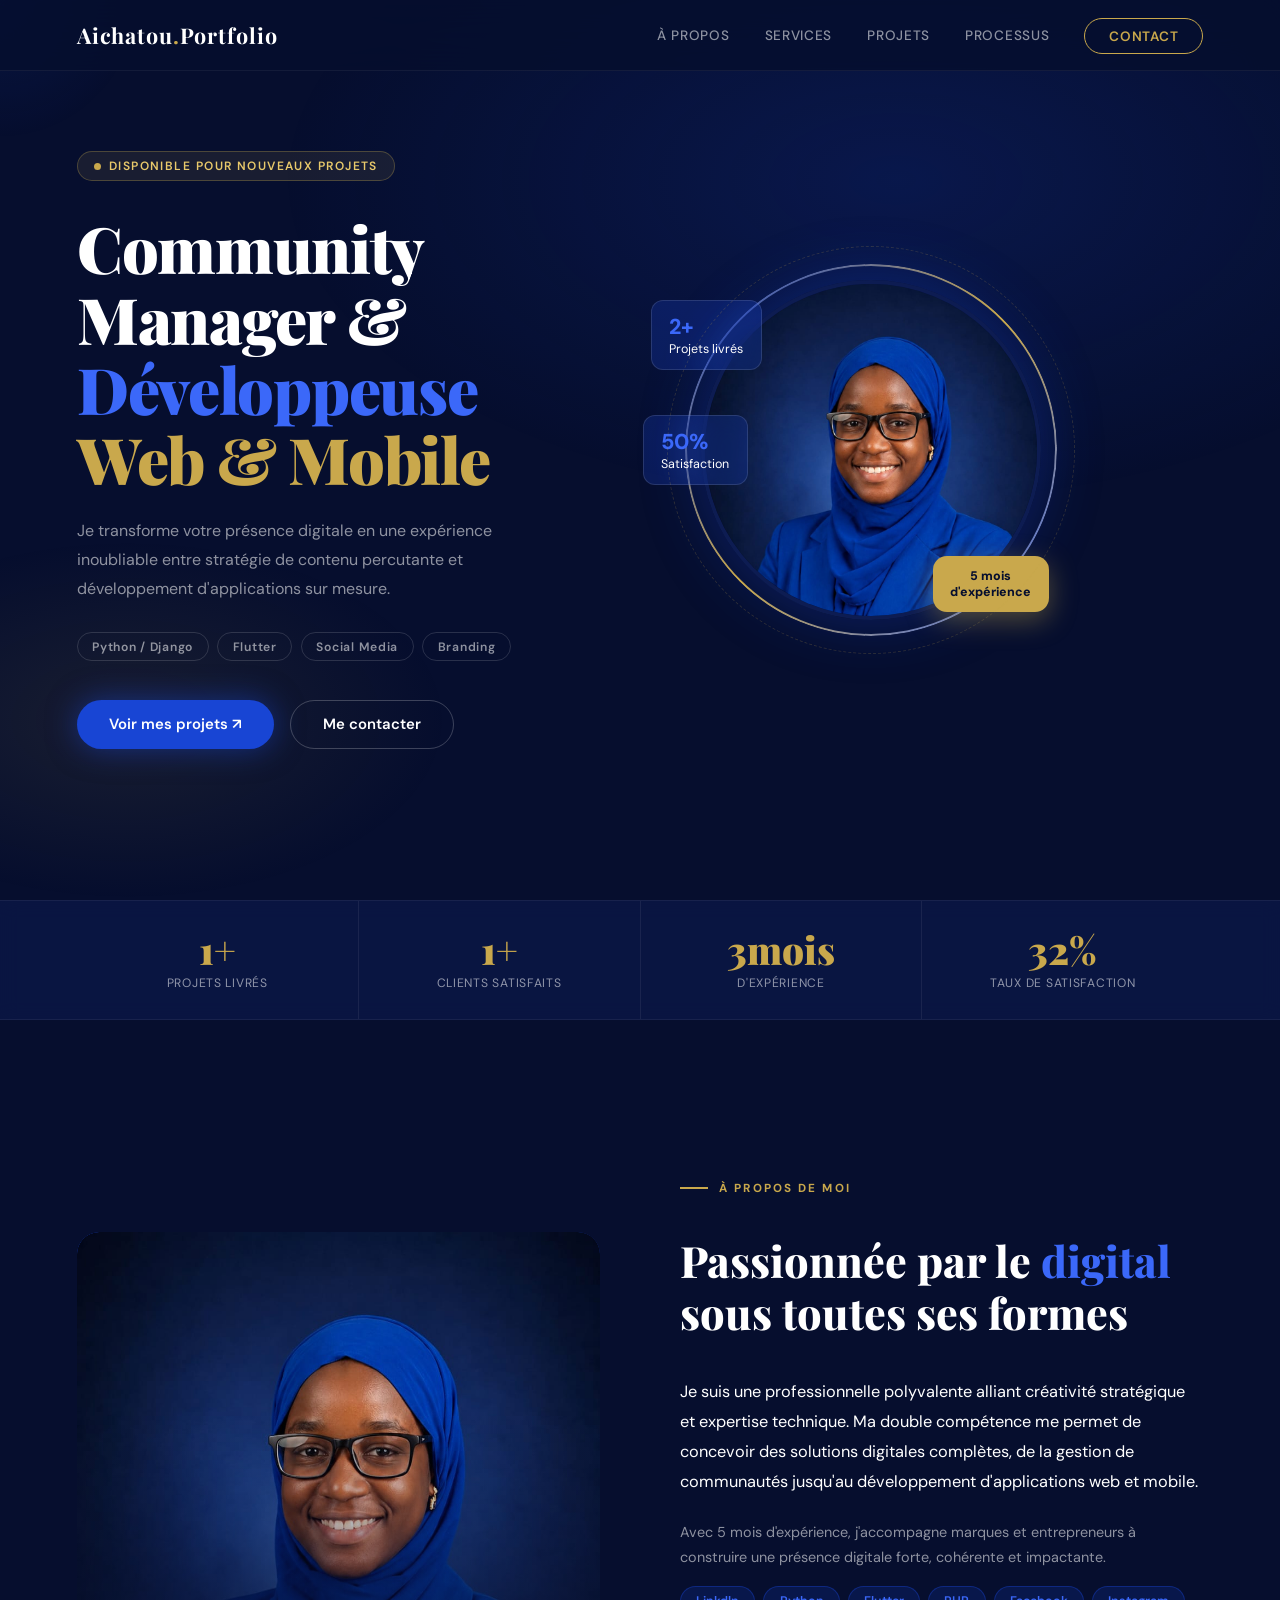
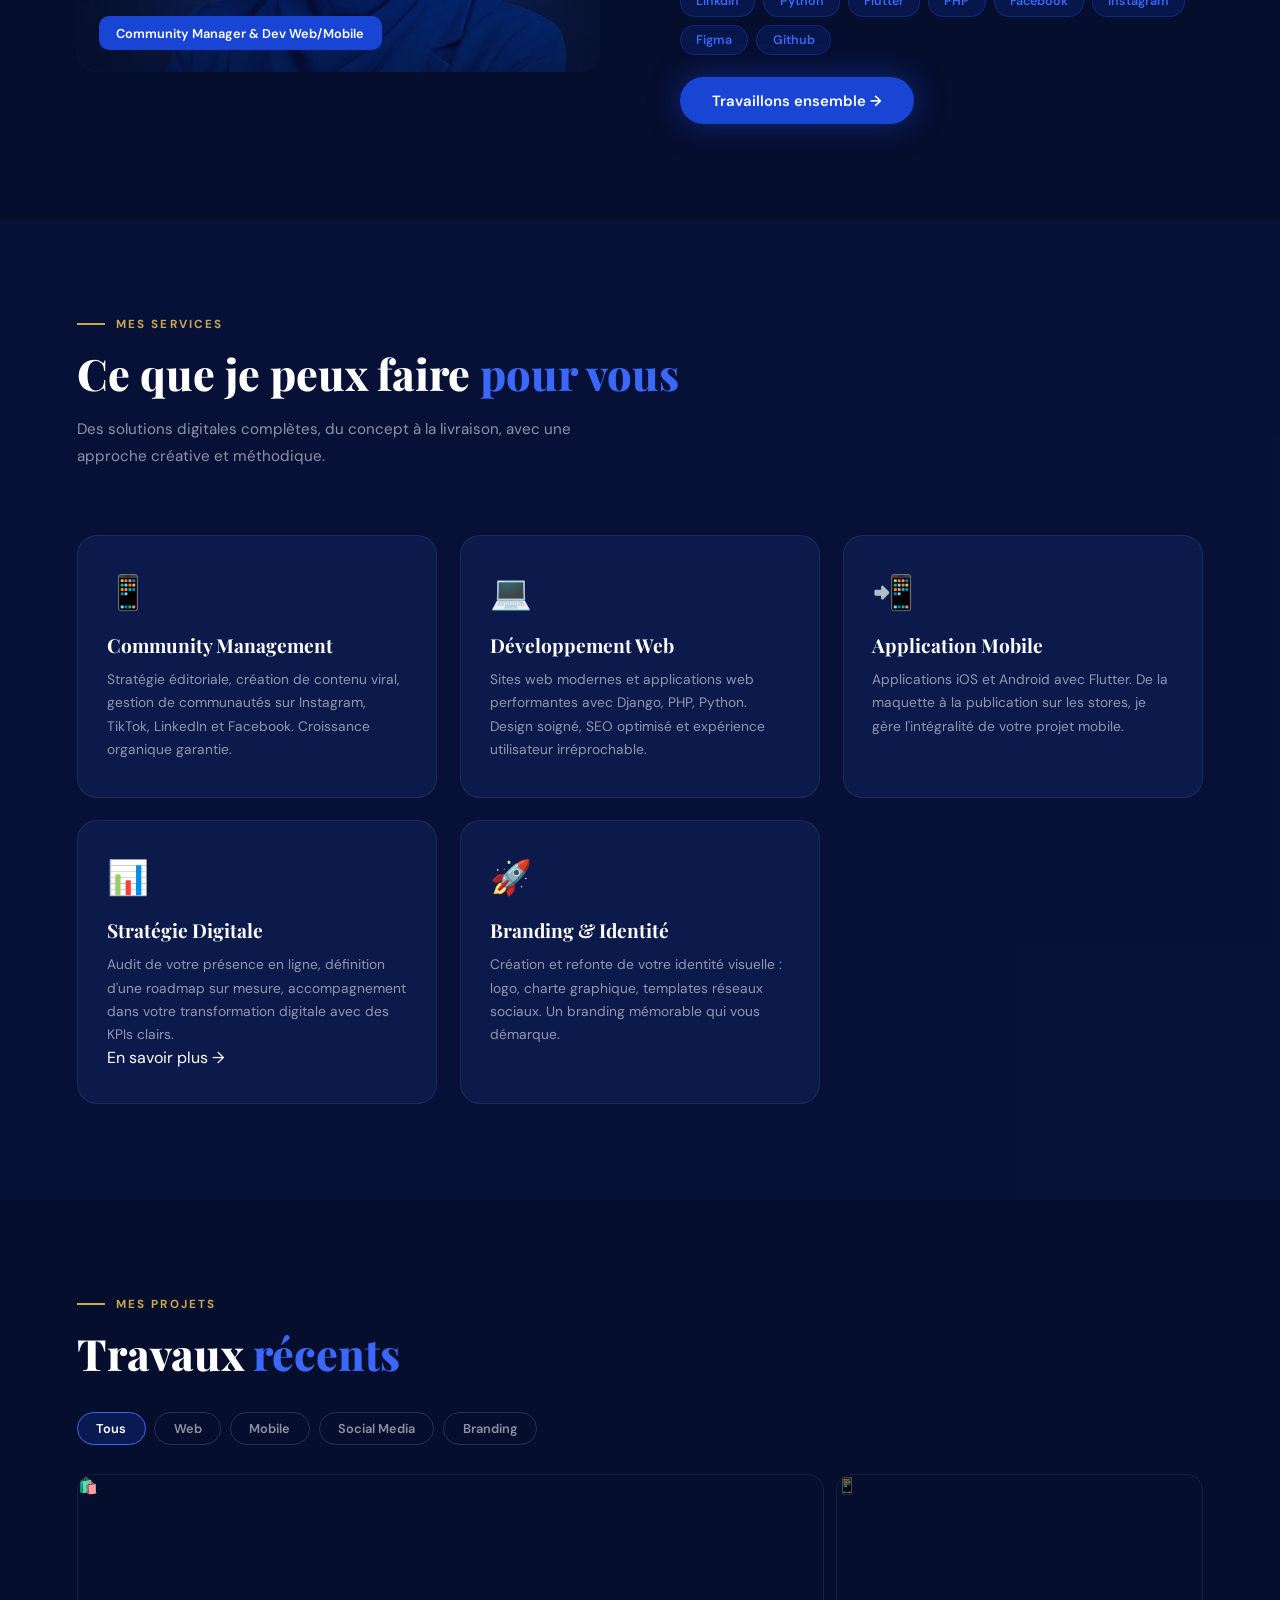
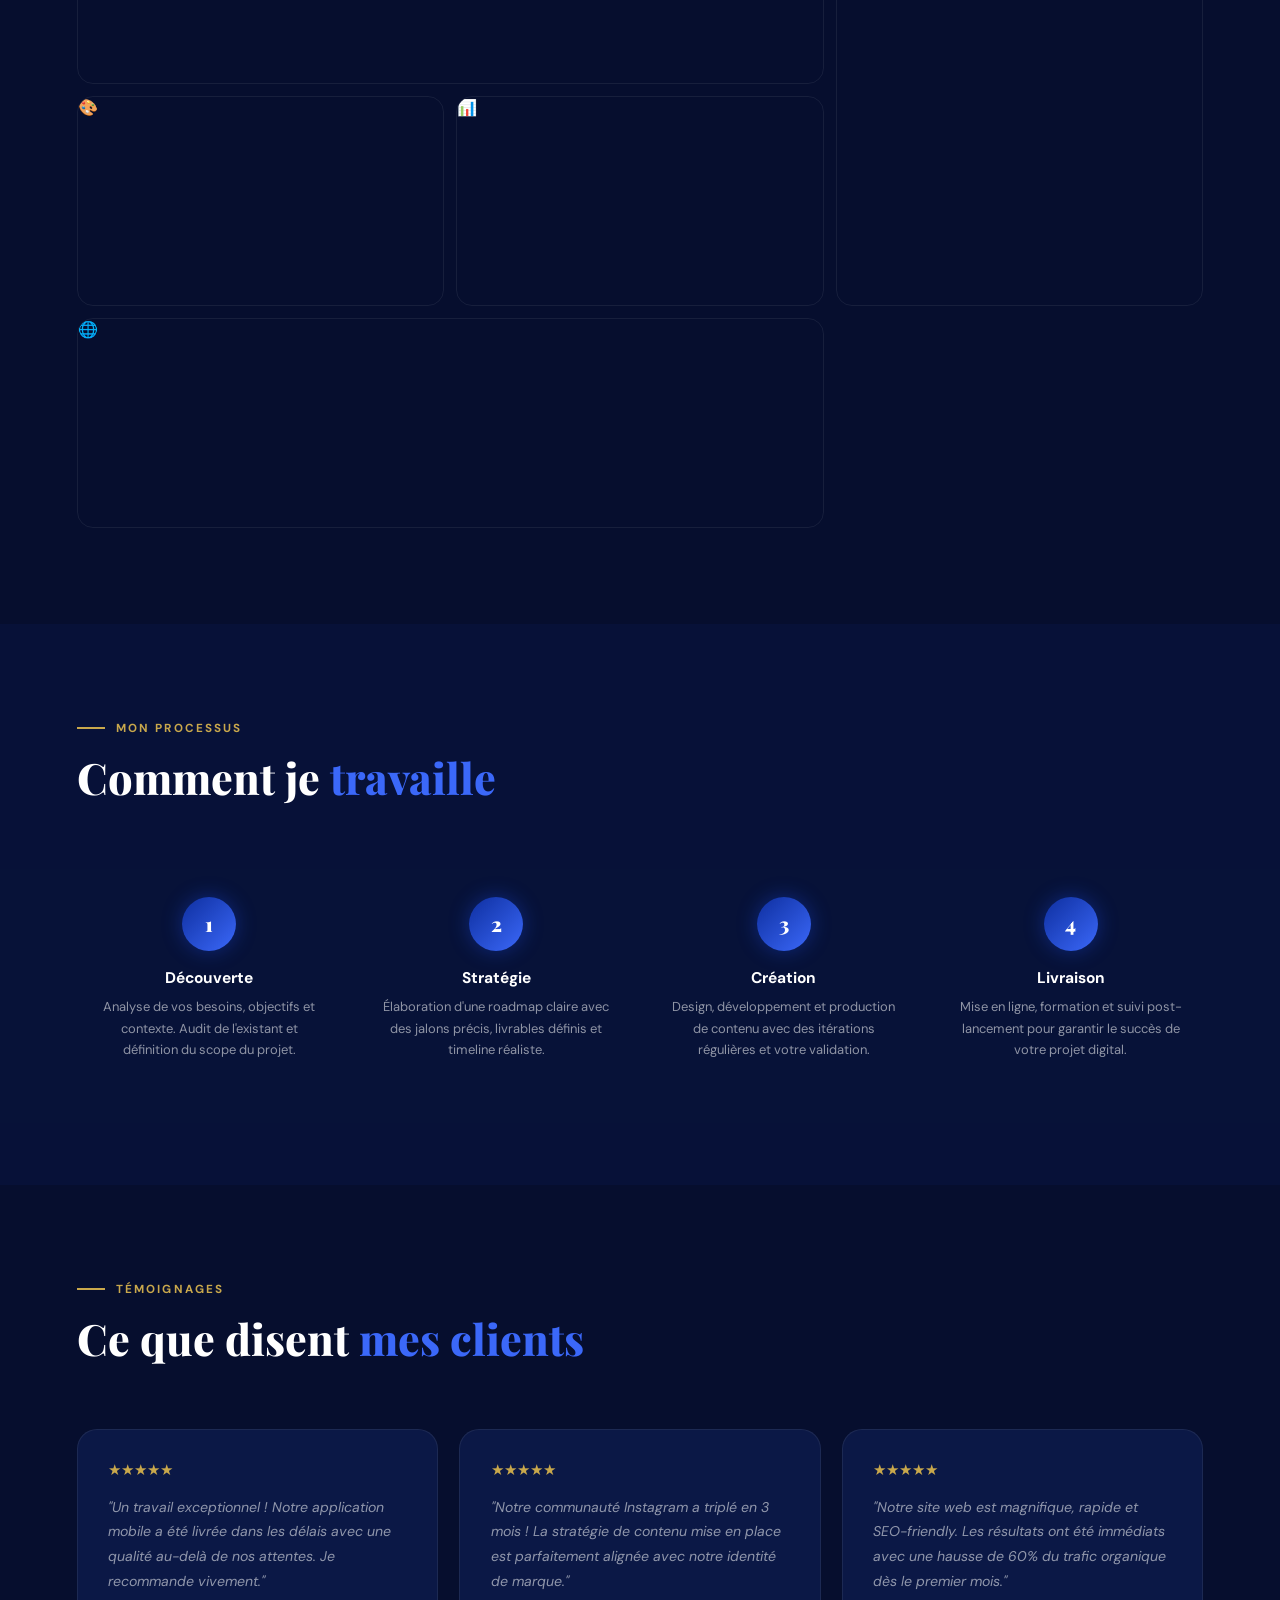
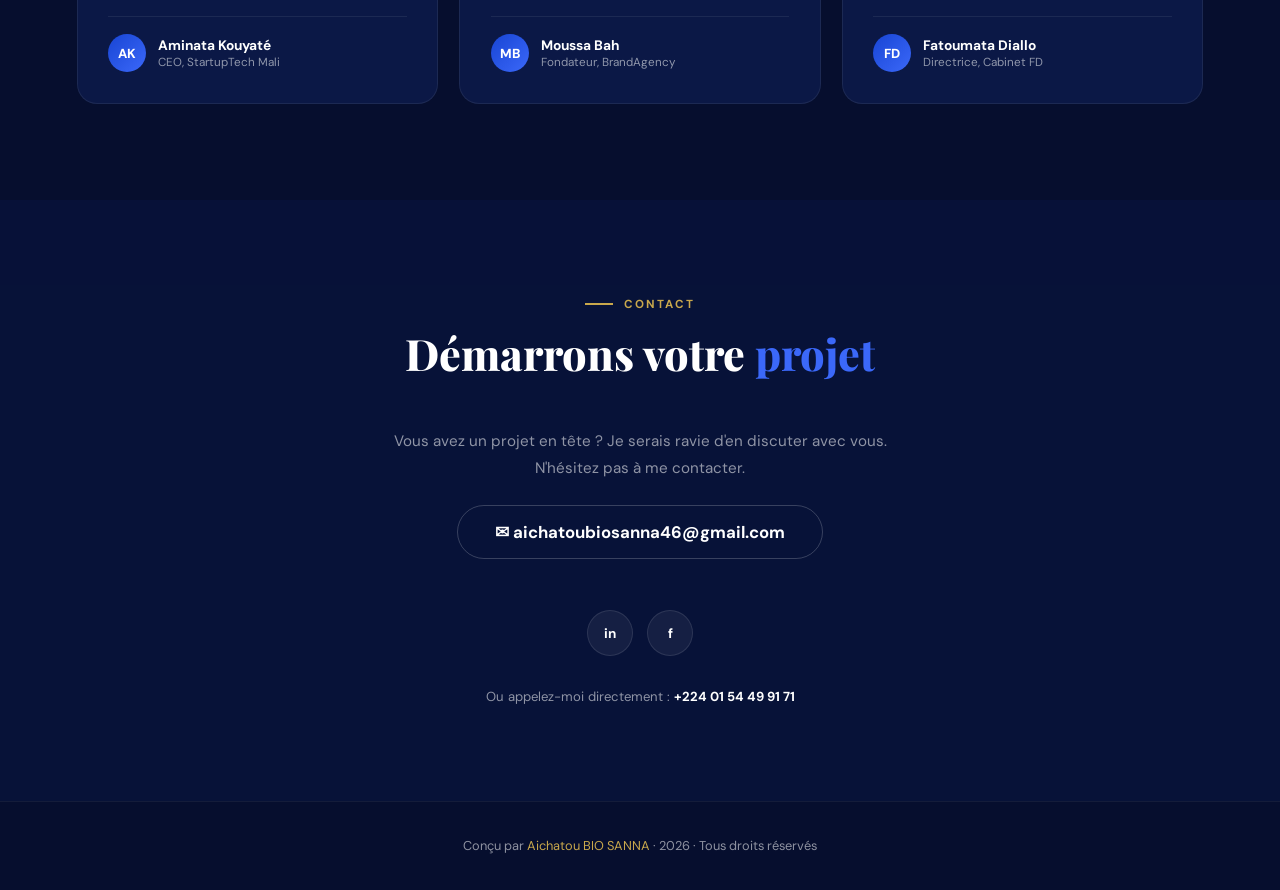
<file: portfolio.html>
<!DOCTYPE html>
<html lang="fr">
<head>
<meta charset="UTF-8">
<meta name="viewport" content="width=device-width, initial-scale=1.0">
<title>Portfolio — Community Manager & Développeuse Web & Mobile</title>
<link href="https://fonts.googleapis.com/css2?family=Playfair+Display:wght@400;700;900&family=DM+Sans:wght@300;400;500;600&display=swap" rel="stylesheet">
<link href="portfolio.css" rel="stylesheet">
</head>
<body>
<div id="pb"></div>
<div class="cursor-glow" id="cg"></div>

<nav>
  <div class="logo">Aichatou<span>.</span>Portfolio</div>
  <ul class="nav-links">
    <li><a href="#about">À propos</a></li>
    <li><a href="#services">Services</a></li>
    <li><a href="#portfolio">Projets</a></li>
    <li><a href="#process">Processus</a></li>
    <li><a href="#contact" class="nav-cta">Contact</a></li>
  </ul>
  <button id="burger" aria-label="Menu" style="display:none;background:none;border:none;cursor:pointer;flex-direction:column;gap:5px;z-index:200;padding:4px">
    <span style="display:block;width:24px;height:2px;background:white;transition:all .3s;border-radius:2px"></span>
    <span style="display:block;width:24px;height:2px;background:white;transition:all .3s;border-radius:2px"></span>
    <span style="display:block;width:24px;height:2px;background:white;transition:all .3s;border-radius:2px"></span>
  </button>
</nav>
<ul id="mobile-menu" style="display:none;position:fixed;top:0;left:0;width:100%;height:100vh;background:rgba(6,14,46,.97);backdrop-filter:blur(20px);flex-direction:column;align-items:center;justify-content:center;gap:2.5rem;list-style:none;z-index:99">
  <li><a href="#about" style="font-size:1.4rem;color:white;text-decoration:none;font-weight:600;letter-spacing:.05em">À propos</a></li>
  <li><a href="#services" style="font-size:1.4rem;color:white;text-decoration:none;font-weight:600;letter-spacing:.05em">Services</a></li>
  <li><a href="#portfolio" style="font-size:1.4rem;color:white;text-decoration:none;font-weight:600;letter-spacing:.05em">Projets</a></li>
  <li><a href="#process" style="font-size:1.4rem;color:white;text-decoration:none;font-weight:600;letter-spacing:.05em">Processus</a></li>
  <li><a href="#contact" style="font-size:1.4rem;color:var(--gold);text-decoration:none;font-weight:700;letter-spacing:.05em">Contact</a></li>
</ul>

<section id="hero">
  <div class="hero-text">
    <div class="hero-badge"> Disponible pour nouveaux projets</div>
    <h1 class="hero-title">
      Community<br>Manager &amp;<br><em>Développeuse</em><br><span class="gl">Web &amp; Mobile</span>
    </h1>
    <p class="hero-desc">Je transforme votre présence digitale en une expérience inoubliable  entre stratégie de contenu percutante et développement d'applications sur mesure.</p>
    <div class="hero-tags">
      <span class="tag">Python / Django</span>
      <span class="tag">Flutter</span>
      <span class="tag">Social Media</span>
      <span class="tag">Branding</span>
    </div>
    <div class="hero-btns">
      <a href="#portfolio" class="btn-p">Voir mes projets ↗</a>
      <a href="#contact" class="btn-o">Me contacter</a>
    </div>
  </div>

  <div class="hero-visual">
    <div class="photo-ring">
      <div class="sc top"><strong>2+</strong>Projets livrés</div>
      <div class="sc mid"><strong>50%</strong>Satisfaction</div>
      <img class="photo-img" id="myPhoto" src="1.jpeg" alt="Photo de profil" >
        <div class="pb2">5 mois<br>d'expérience</div>
    </div>
  </div>
</section>

<div class="stats-bar">
  <div class="si"><div class="sn"><span class="counter" data-target="2">0</span><span>+</span></div><div class="sl">Projets livrés</div></div>
  <div class="si"><div class="sn"><span class="counter" data-target="3">0</span><span>+</span></div><div class="sl">Clients satisfaits</div></div>
  <div class="si"><div class="sn"><span class="counter" data-target="5">0</span><span>mois</span></div><div class="sl">D'expérience</div></div>
  <div class="si"><div class="sn"><span class="counter" data-target="50">0</span><span>%</span></div><div class="sl">Taux de satisfaction</div></div>
</div>

<section id="about">
  <div class="about-grid">
    <div class="about-img-wrap reveal">
      <img id="aboutPhoto" alt="Profil" style="background:linear-gradient(135deg,#1845d4,#0d1c52)">
      <div class="about-overlay"></div>
      <div class="about-badge"> Community Manager & Dev Web/Mobile</div>
    </div>
    <div class="about-content">
      <div class="sec-label reveal">À propos de moi</div>
      <h2 class="sec-title reveal">Passionnée par le <em>digital</em> sous toutes ses formes</h2>
      <p class="about-hl reveal">Je suis une professionnelle polyvalente alliant créativité stratégique et expertise technique. Ma double compétence me permet de concevoir des solutions digitales complètes, de la gestion de communautés jusqu'au développement d'applications web et mobile.</p>
      <div class="reveal">
        <p style="color:var(--muted);font-size:.9rem;line-height:1.75;margin-bottom:1rem">Avec 5 mois d'expérience, j'accompagne marques et entrepreneurs à construire une présence digitale forte, cohérente et impactante.</p>
        <div class="skill-tags">
          <span class="sp">Linkdln</span><span class="sp">Python</span><span class="sp">Flutter</span><span class="sp">PHP</span>
          <span class="sp">Facebook</span><span class="sp">Instagram</span><span class="sp">Figma</span><span class="sp">Github</span>
        </div>
      </div>
      <a href="#contact" class="btn-p reveal" style="width:fit-content">Travaillons ensemble →</a>
    </div>
  </div>
</section>

<section id="services">
  <div class="sec-label reveal">Mes services</div>
  <h2 class="sec-title reveal">Ce que je peux faire <em>pour vous</em></h2>
  <p class="sec-desc reveal">Des solutions digitales complètes, du concept à la livraison, avec une approche créative et méthodique.</p>
  <div class="srv-grid">
    <div class="srv-card reveal d1">
      <span class="srv-icon">📱</span>
      <h3>Community Management</h3>
      <p>Stratégie éditoriale, création de contenu viral, gestion de communautés sur Instagram, TikTok, LinkedIn et Facebook. Croissance organique garantie.</p>
      
    </div>
    <div class="srv-card reveal d2">
      <span class="srv-icon">💻</span>
      <h3>Développement Web</h3>
      <p>Sites web modernes et applications web performantes avec Django, PHP, Python. Design soigné, SEO optimisé et expérience utilisateur irréprochable.</p>
      
    </div>
    <div class="srv-card reveal d3">
      <span class="srv-icon">📲</span>
      <h3>Application Mobile</h3>
      <p>Applications iOS et Android avec Flutter. De la maquette à la publication sur les stores, je gère l'intégralité de votre projet mobile.</p>
      
    </div>
    
    
    <div class="srv-card reveal d2">
      <span class="srv-icon">📊</span>
      <h3>Stratégie Digitale</h3>
      <p>Audit de votre présence en ligne, définition d'une roadmap sur mesure, accompagnement dans votre transformation digitale avec des KPIs clairs.</p>
      <div class="srv-more">En savoir plus →</div>
    </div>
    <div class="srv-card reveal d3">
      <span class="srv-icon">🚀</span>
      <h3>Branding & Identité</h3>
      <p>Création et refonte de votre identité visuelle : logo, charte graphique, templates réseaux sociaux. Un branding mémorable qui vous démarque.</p>
     
    </div>
  </div>
</section>

<section id="portfolio">
  <div class="sec-label reveal">Mes projets</div>
  <h2 class="sec-title reveal">Travaux <em>récents</em></h2>
  <div class="port-filter reveal">
    <button class="fb active">Tous</button>
    <button class="fb">Web</button>
    <button class="fb">Mobile</button>
    <button class="fb">Social Media</button>
    <button class="fb">Branding</button>
  </div>
  <div class="port-grid reveal">
    <div class="pi wide"><div class="pi-bg c1">🛍️</div><div class="pi-ov"><h4>E-commerce FashionLux</h4><p>Next.js · Stripe · Tailwind CSS</p></div></div>
    <div class="pi tall"><div class="pi-bg c2">📱</div><div class="pi-ov"><h4>App Livraison FoodFast</h4><p>Flutter · Firebase · Maps API</p></div></div>
    <div class="pi"><div class="pi-bg c3">🎨</div><div class="pi-ov"><h4>Branding BeautyX</h4><p>Figma · Illustrator · Strategy</p></div></div>
    <div class="pi"><div class="pi-bg c4">📊</div><div class="pi-ov"><h4>Dashboard Analytics</h4><p>React · D3.js · Node.js</p></div></div>
    <div class="pi wide"><div class="pi-bg c5">🌐</div><div class="pi-ov"><h4>Site Vitrine Cabinet Juridique</h4><p>Next.js · SEO · Animation GSAP</p></div></div>
  </div>
</section>

<section id="process">
  <div class="sec-label reveal">Mon processus</div>
  <h2 class="sec-title reveal">Comment je <em>travaille</em></h2>
  <div class="proc">
    <div class="step reveal d1"><div class="step-n">1</div><h3>Découverte</h3><p>Analyse de vos besoins, objectifs et contexte. Audit de l'existant et définition du scope du projet.</p></div>
    <div class="step reveal d2"><div class="step-n">2</div><h3>Stratégie</h3><p>Élaboration d'une roadmap claire avec des jalons précis, livrables définis et timeline réaliste.</p></div>
    <div class="step reveal d3"><div class="step-n">3</div><h3>Création</h3><p>Design, développement et production de contenu avec des itérations régulières et votre validation.</p></div>
    <div class="step reveal d4"><div class="step-n">4</div><h3>Livraison</h3><p>Mise en ligne, formation et suivi post-lancement pour garantir le succès de votre projet digital.</p></div>
  </div>
</section>

<section id="testimonials">
  <div class="sec-label reveal">Témoignages</div>
  <h2 class="sec-title reveal">Ce que disent <em>mes clients</em></h2>
  <div class="test-grid">
    <div class="tc reveal d1">
      <div class="stars">★★★★★</div>
      <p class="tc-text">"Un travail exceptionnel ! Notre application mobile a été livrée dans les délais avec une qualité au-delà de nos attentes. Je recommande vivement."</p>
      <div class="tc-author"><div class="av">AK</div><div><div class="av-name">Aminata Kouyaté</div><div class="av-role">CEO, StartupTech Mali</div></div></div>
    </div>
    <div class="tc reveal d2">
      <div class="stars">★★★★★</div>
      <p class="tc-text">"Notre communauté Instagram a triplé en 3 mois ! La stratégie de contenu mise en place est parfaitement alignée avec notre identité de marque."</p>
      <div class="tc-author"><div class="av">MB</div><div><div class="av-name">Moussa Bah</div><div class="av-role">Fondateur, BrandAgency</div></div></div>
    </div>
    <div class="tc reveal d3">
      <div class="stars">★★★★★</div>
      <p class="tc-text">"Notre site web est magnifique, rapide et SEO-friendly. Les résultats ont été immédiats avec une hausse de 60% du trafic organique dès le premier mois."</p>
      <div class="tc-author"><div class="av">FD</div><div><div class="av-name">Fatoumata Diallo</div><div class="av-role">Directrice, Cabinet FD</div></div></div>
    </div>
  </div>
</section>

<section id="contact">
  <div class="sec-label reveal" style="justify-content:center">Contact</div>
  <h2 class="sec-title reveal">Démarrons votre <em>projet</em></h2>
  <div class="contact-wrap">
    <p class="sec-desc reveal" style="margin:0 auto">Vous avez un projet en tête ? Je serais ravie d'en discuter avec vous. N'hésitez pas à me contacter.</p>
    <a href="mailto:aichatoubiosanna46@gmail.com" class="c-email reveal">✉ aichatoubiosanna46@gmail.com</a>
    <div class="soc reveal">
      
      <a href="https://www.linkedin.com/in/aichatoubiosanna?utm_source=share_via&utm_content=profile&utm_medium=member_android" class="sb">in</a>
      <a href="https://www.facebook.com/samsiath.mora.5" class="sb">f</a>
    </div>
    <p style="margin-top:2rem;color:var(--muted);font-size:.82rem;text-align:center" class="reveal">Ou appelez-moi directement : <strong style="color:var(--white)">+224 01 54 49 91 71</strong></p>
  </div>
</section>

<footer>
  <p>Conçu par <span>Aichatou BIO SANNA</span> · 2026 · Tous droits réservés</p>
</footer>

<script>
// Load image

document.getElementById('myPhoto').src = "1.jpeg";
document.getElementById('aboutPhoto').src = "1.jpeg";
document.getElementById('aboutPhoto').style.height = '440px';

// Progress bar
window.addEventListener('scroll',()=>{
  const s=document.documentElement,r=s.scrollTop,h=s.scrollHeight-s.clientHeight;
  document.getElementById('pb').style.width=(r/h*100)+'%';
});

// Cursor glow
const cg=document.getElementById('cg');
document.addEventListener('mousemove',e=>{cg.style.left=e.clientX+'px';cg.style.top=e.clientY+'px'});

// Reveal on scroll
const obs=new IntersectionObserver(entries=>{
  entries.forEach(e=>{if(e.isIntersecting)e.target.classList.add('visible')});
},{threshold:.12});
document.querySelectorAll('.reveal').forEach(el=>obs.observe(el));

// Counter
function animCount(el){
  const target=+el.dataset.target,dur=1800;
  let start=null;
  function step(ts){
    if(!start)start=ts;
    const p=Math.min((ts-start)/dur,1);
    el.textContent=Math.floor(p*target);
    if(p<1)requestAnimationFrame(step);
  }
  requestAnimationFrame(step);
}
const co=new IntersectionObserver(entries=>{
  entries.forEach(e=>{if(e.isIntersecting){animCount(e.target);co.unobserve(e.target)}});
},{threshold:.5});
document.querySelectorAll('.counter').forEach(el=>co.observe(el));

// Filter buttons
document.querySelectorAll('.fb').forEach(btn=>{
  btn.addEventListener('click',()=>{
    document.querySelectorAll('.fb').forEach(b=>b.classList.remove('active'));
    btn.classList.add('active');
  });
});
</script>

<script>
const burger = document.getElementById('burger');
const mobileMenu = document.getElementById('mobile-menu');
if(burger){
  burger.addEventListener('click', () => {
    mobileMenu.classList.toggle('open');
    const spans = burger.querySelectorAll('span');
    if(mobileMenu.classList.contains('open')){
      spans[0].style.transform='translateY(7px) rotate(45deg)';
      spans[1].style.opacity='0';
      spans[2].style.transform='translateY(-7px) rotate(-45deg)';
    } else {
      spans[0].style.transform='';spans[1].style.opacity='1';spans[2].style.transform='';
    }
  });
  mobileMenu.querySelectorAll('a').forEach(a => a.addEventListener('click', () => {
    mobileMenu.classList.remove('open');
    const spans = burger.querySelectorAll('span');
    spans[0].style.transform='';spans[1].style.opacity='1';spans[2].style.transform='';
  }));
}
</script>
</body>
</html>
</file>
<file: portfolio.css>
:root{--royal:#1845D4;--royal-deep:#0e2fa0;--royal-light:#3b68f9;--navy:#060e2e;--navy-mid:#0d1c52;--gold:#c9a84c;--gold-light:#e8c96b;--white:#fff;--muted:rgba(255,255,255,.55);--card:rgba(18,38,100,.45)}
*,*::before,*::after{box-sizing:border-box;margin:0;padding:0}
html{scroll-behavior:smooth}
body{font-family:'DM Sans',sans-serif;background:var(--navy);color:var(--white);overflow-x:hidden}
body::before{content:'';position:fixed;inset:0;z-index:1;pointer-events:none;background:radial-gradient(ellipse 80% 60% at 70% 20%,rgba(24,69,212,.18) 0,transparent 60%),radial-gradient(ellipse 50% 40% at 10% 80%,rgba(196,168,76,.1) 0,transparent 50%)}
#pb{position:fixed;top:0;left:0;height:3px;z-index:200;background:linear-gradient(90deg,var(--royal),var(--gold));transition:width .2s}
nav{position:fixed;top:0;width:100%;z-index:100;display:flex;align-items:center;justify-content:space-between;padding:1.3rem 6%;backdrop-filter:blur(20px);background:rgba(6,14,46,.8);border-bottom:1px solid rgba(255,255,255,.06)}
.logo{font-family:'Playfair Display',serif;font-size:1.35rem;font-weight:700;color:var(--white);letter-spacing:.04em}.logo span{color:var(--gold)}
.nav-links{display:flex;gap:2.2rem;list-style:none}
.nav-links a{color:var(--muted);text-decoration:none;font-size:.85rem;font-weight:500;letter-spacing:.05em;text-transform:uppercase;transition:color .3s;cursor:pointer;position:relative}
.nav-links a::after{content:'';position:absolute;bottom:-4px;left:0;width:0;height:2px;background:var(--gold);transition:width .35s}
.nav-links a:hover{color:var(--white)}.nav-links a:hover::after{width:100%}
.nav-cta{padding:.55rem 1.5rem;border:1.5px solid var(--gold);border-radius:50px;color:var(--gold)!important;font-weight:600!important;transition:background .3s,color .3s!important}
.nav-cta:hover{background:var(--gold);color:var(--navy)!important}.nav-cta::after{display:none!important}

/* HERO */
#hero{position:relative;z-index:2;min-height:100vh;display:flex;align-items:center;padding:0 6%;gap:4rem;overflow:hidden}
.hero-text{flex:1;max-width:560px}
.hero-badge{display:inline-flex;align-items:center;gap:.5rem;background:rgba(196,168,76,.1);border:1px solid rgba(196,168,76,.3);padding:.38rem 1rem;border-radius:50px;font-size:.75rem;color:var(--gold-light);font-weight:600;letter-spacing:.12em;text-transform:uppercase;margin-bottom:2rem;opacity:0;animation:fadeUp .7s .2s forwards}
.hero-badge::before{content:'';width:7px;height:7px;border-radius:50%;background:var(--gold);animation:pulse 2s infinite}
@keyframes pulse{0%,100%{box-shadow:0 0 0 0 rgba(196,168,76,.6)}50%{box-shadow:0 0 0 6px rgba(196,168,76,0)}}
.hero-title{font-family:'Playfair Display',serif;font-size:clamp(2.4rem,5vw,4.2rem);font-weight:900;line-height:1.1;letter-spacing:-.02em;opacity:0;animation:fadeUp .8s .35s forwards}
.hero-title em{font-style:normal;color:var(--royal-light)}.hero-title .gl{color:var(--gold)}
.hero-desc{margin-top:1.4rem;font-size:1rem;line-height:1.8;color:var(--muted);max-width:480px;opacity:0;animation:fadeUp .8s .5s forwards}
.hero-tags{display:flex;flex-wrap:wrap;gap:.55rem;margin-top:1.8rem;opacity:0;animation:fadeUp .8s .65s forwards}
.tag{padding:.34rem .9rem;border-radius:50px;font-size:.76rem;font-weight:600;letter-spacing:.06em;border:1px solid rgba(255,255,255,.14);color:var(--muted)}
.hero-btns{display:flex;gap:1rem;margin-top:2.4rem;flex-wrap:wrap;opacity:0;animation:fadeUp .8s .8s forwards}
.btn-p{display:flex;align-items:center;gap:.5rem;background:var(--royal);color:var(--white);text-decoration:none;padding:.85rem 2rem;border-radius:50px;font-weight:600;font-size:.93rem;box-shadow:0 0 30px rgba(24,69,212,.5);transition:all .3s;cursor:pointer}
.btn-p:hover{transform:translateY(-2px);box-shadow:0 8px 40px rgba(24,69,212,.7)}
.btn-o{display:inline-flex;align-items:center;gap:.5rem;border:1.5px solid rgba(255,255,255,.22);color:var(--white);text-decoration:none;padding:.85rem 2rem;border-radius:50px;font-weight:600;font-size:.93rem;transition:all .3s;cursor:pointer}
.btn-o:hover{border-color:var(--white);background:rgba(255,255,255,.06)}

/* HERO VISUAL */
.hero-visual{position:relative;flex-shrink:0;opacity:0;animation:fadeLeft .9s .4s forwards}
.photo-ring{position:relative;width:340px;height:340px}
.photo-ring::before{content:'';position:absolute;inset:-16px;border-radius:50%;border:2px solid transparent;background:linear-gradient(135deg,var(--royal),var(--gold),var(--royal-light)) border-box;-webkit-mask:linear-gradient(#fff 0 0) padding-box,linear-gradient(#fff 0 0);-webkit-mask-composite:xor;mask-composite:exclude;animation:spin 8s linear infinite}
.photo-ring::after{content:'';position:absolute;inset:-34px;border-radius:50%;border:1px dashed rgba(196,168,76,.2);animation:spin 22s linear infinite reverse}
@keyframes spin{to{transform:rotate(360deg)}}
.photo-img{width:100%;height:100%;border-radius:50%;object-fit:cover;object-position:center top;border:4px solid var(--navy-mid);box-shadow:0 0 60px rgba(24,69,212,.35)}
.pb2{position:absolute;bottom:8px;right:-8px;background:var(--gold);color:var(--navy);padding:.75rem 1.1rem;border-radius:14px;font-weight:800;font-size:.78rem;line-height:1.3;text-align:center;box-shadow:0 8px 28px rgba(196,168,76,.4);animation:float 3s ease-in-out infinite}
@keyframes float{0%,100%{transform:translateY(0)}50%{transform:translateY(-8px)}}
.sc{position:absolute;background:rgba(24,69,212,.25);backdrop-filter:blur(12px);border:1px solid rgba(255,255,255,.12);border-radius:12px;padding:.75rem 1.1rem;font-size:.78rem;color:var(--white);animation:float 4s ease-in-out infinite}
.sc strong{display:block;font-size:1.35rem;font-weight:800;color:var(--royal-light)}
.sc.top{top:20px;left:-50px;animation-delay:.5s}.sc.mid{top:50%;left:-58px;transform:translateY(-50%);animation-delay:1s}

/* STATS */
.stats-bar{position:relative;z-index:2;display:flex;justify-content:center;padding:0 6%;background:rgba(13,28,82,.55);border-top:1px solid rgba(255,255,255,.06);border-bottom:1px solid rgba(255,255,255,.06);backdrop-filter:blur(10px)}
.si{flex:1;text-align:center;padding:1.8rem 2rem;border-right:1px solid rgba(255,255,255,.07)}.si:last-child{border-right:none}
.sn{font-family:'Playfair Display',serif;font-size:2.4rem;font-weight:900;line-height:1}.sn span{color:var(--gold)}
.sl{font-size:.76rem;color:var(--muted);margin-top:.4rem;letter-spacing:.06em;text-transform:uppercase}

/* SECTIONS */
section{position:relative;z-index:2;padding:6rem 6%}
.sec-label{font-size:.73rem;color:var(--gold);letter-spacing:.18em;text-transform:uppercase;font-weight:700;margin-bottom:1rem;display:flex;align-items:center;gap:.7rem}
.sec-label::before{content:'';width:28px;height:2px;background:var(--gold)}
.sec-title{font-family:'Playfair Display',serif;font-size:clamp(1.8rem,3.5vw,2.7rem);font-weight:800;line-height:1.2;margin-bottom:1rem}
.sec-title em{font-style:normal;color:var(--royal-light)}
.sec-desc{color:var(--muted);max-width:520px;line-height:1.8;font-size:.95rem}

/* ABOUT */
.about-grid{display:grid;grid-template-columns:1fr 1fr;gap:5rem;align-items:center;margin-top:4rem}
.about-img-wrap{position:relative;border-radius:22px;overflow:hidden}
.about-img-wrap img{width:100%;height:440px;object-fit:cover;object-position:top;border-radius:22px;display:block;box-shadow:0 20px 60px rgba(0,0,0,.5)}
.about-overlay{position:absolute;inset:0;border-radius:22px;background:linear-gradient(to top,rgba(6,14,46,.7) 0,transparent 60%)}
.about-badge{position:absolute;bottom:22px;left:22px;background:var(--royal);color:var(--white);padding:.55rem 1.1rem;border-radius:10px;font-size:.8rem;font-weight:600}
.about-content{display:flex;flex-direction:column;gap:1.4rem}
.about-hl{font-size:1.02rem;color:var(--white);line-height:1.85}
.skill-tags{display:flex;flex-wrap:wrap;gap:.5rem;margin-top:.3rem}
.sp{background:rgba(24,69,212,.18);border:1px solid rgba(24,69,212,.38);color:var(--royal-light);padding:.38rem .95rem;border-radius:50px;font-size:.78rem;font-weight:600}

/* SERVICES */
#services{background:rgba(13,28,82,.3)}
.srv-grid{display:grid;grid-template-columns:repeat(3,1fr);gap:1.4rem;margin-top:4rem}
.srv-card{background:var(--card);border:1px solid rgba(255,255,255,.07);border-radius:20px;padding:2.2rem 1.8rem;transition:all .4s;position:relative;overflow:hidden}
.srv-card::before{content:'';position:absolute;top:0;left:0;right:0;height:3px;background:linear-gradient(90deg,var(--royal),var(--gold));transform:scaleX(0);transform-origin:left;transition:transform .4s}
.srv-card:hover{transform:translateY(-8px);border-color:rgba(24,69,212,.4)}.srv-card:hover::before{transform:scaleX(1)}
.srv-icon{font-size:2.1rem;margin-bottom:1.1rem;display:block}
.srv-card h3{font-family:'Playfair Display',serif;font-size:1.2rem;font-weight:700;margin-bottom:.65rem}
.srv-card p{color:var(--muted);font-size:.86rem;line-height:1.7}

/* ══════════════════════════════════
   PORTFOLIO
══════════════════════════════════ */
.port-filter{display:flex;gap:.55rem;margin:2rem 0 1.8rem;flex-wrap:wrap}
.fb{font-family:'DM Sans',sans-serif;padding:.45rem 1.15rem;border-radius:50px;border:1.5px solid rgba(255,255,255,.14);background:none;color:var(--muted);font-size:.8rem;font-weight:600;cursor:pointer;transition:all .3s}
.fb.active,.fb:hover{border-color:var(--royal-light);color:var(--white);background:rgba(24,69,212,.22)}

.port-grid{display:grid;grid-template-columns:repeat(3,1fr);grid-auto-rows:210px;gap:12px}
.pi{border-radius:16px;overflow:hidden;position:relative;cursor:pointer;border:1px solid rgba(255,255,255,.07);transition:transform .3s,box-shadow .3s}
.pi:hover{transform:translateY(-5px);box-shadow:0 16px 40px rgba(0,0,0,.4)}
.pi.wide{grid-column:span 2}.pi.tall{grid-row:span 2}.pi.hidden{display:none}

/* screenshot thumbnail */
.pi-thumb{position:absolute;inset:0;background-size:cover;background-position:top center;background-repeat:no-repeat;transition:transform .4s ease}
.pi:hover .pi-thumb{transform:scale(1.06)}
.pi-thumb-fallback{position:absolute;inset:0;display:flex;align-items:center;justify-content:center;font-size:3rem}

/* loading shimmer */
/* ── aperçu iframe miniaturisé avant clic ── */
.pi-thumb-frame{position:absolute;inset:0;overflow:hidden;background:#0a1540;pointer-events:none}
.pi-thumb-iframe{width:1280px;height:900px;border:none;pointer-events:none;transform-origin:top left;opacity:0;transition:opacity .6s}
.pi-thumb-iframe.loaded{opacity:1}
.pi-thumb-overlay{position:absolute;inset:0;background:linear-gradient(to bottom,transparent 55%,rgba(6,14,46,.08));pointer-events:none}
.pi:hover .pi-thumb-frame{pointer-events:none}
.pi-shimmer{position:absolute;inset:0;display:flex;flex-direction:column;align-items:center;justify-content:center;gap:.6rem;color:rgba(255,255,255,.35);font-size:.72rem;transition:opacity .4s;z-index:2}
.pi-shimmer-ring{width:26px;height:26px;border:2px solid rgba(255,255,255,.12);border-top-color:rgba(255,255,255,.5);border-radius:50%;animation:spin .8s linear infinite}
.pi-shimmer.hidden{opacity:0;pointer-events:none}

.pi-tag{position:absolute;top:10px;left:10px;font-size:10px;font-weight:600;letter-spacing:.1em;text-transform:uppercase;padding:4px 10px;border-radius:999px;background:rgba(255,255,255,.9);color:#111;z-index:3}
.pi-ov{position:absolute;inset:0;background:linear-gradient(to top,rgba(6,14,46,.95) 0,rgba(6,14,46,.4) 55%,transparent 100%);display:flex;flex-direction:column;justify-content:flex-end;padding:1.1rem 1.2rem;opacity:0;transition:opacity .25s;z-index:4}
.pi:hover .pi-ov{opacity:1}
.pi-ov h4{font-family:'Playfair Display',serif;font-size:14px;font-weight:700;margin-bottom:4px}
.pi-ov p{font-size:11px;color:rgba(255,255,255,.6);font-weight:300;margin:0}
.pi-btns{display:flex;gap:6px;margin-top:10px;flex-wrap:wrap}
.pi-link{display:inline-flex;align-items:center;gap:5px;font-size:11px;font-weight:600;color:#fff;text-decoration:none;border:1px solid rgba(255,255,255,.35);border-radius:999px;padding:5px 12px;background:none;cursor:pointer;transition:background .15s;font-family:'DM Sans',sans-serif}
.pi-link:hover{background:rgba(255,255,255,.15)}
.pi-link svg{width:11px;height:11px;stroke:#fff;fill:none;stroke-width:2;stroke-linecap:round;stroke-linejoin:round;flex-shrink:0}

/* ══════════════════════════════════
   MODAL APERÇU WEB
══════════════════════════════════ */
.preview-modal{display:none;position:fixed;inset:0;z-index:900;background:rgba(4,10,35,.92);backdrop-filter:blur(12px);align-items:center;justify-content:center;padding:1.5rem}
.preview-modal.open{display:flex}
.preview-box{background:#0d1c52;border-radius:16px;border:1px solid rgba(255,255,255,.12);width:100%;max-width:940px;max-height:90vh;display:flex;flex-direction:column;overflow:hidden}
.preview-header{display:flex;align-items:center;justify-content:space-between;padding:12px 16px;border-bottom:1px solid rgba(255,255,255,.08);flex-shrink:0;gap:12px}
.preview-meta{flex:1;min-width:0}
.preview-title{font-family:'Playfair Display',serif;font-size:15px;color:#fff;font-weight:700}
.preview-url{font-size:11px;color:rgba(255,255,255,.35);margin-top:2px;white-space:nowrap;overflow:hidden;text-overflow:ellipsis}
.preview-actions{display:flex;align-items:center;gap:8px;flex-shrink:0}
.preview-open{font-size:11px;font-weight:500;color:#fff;text-decoration:none;border:1px solid rgba(255,255,255,.3);border-radius:999px;padding:5px 14px;display:inline-flex;align-items:center;gap:5px;transition:background .15s;white-space:nowrap}
.preview-open:hover{background:rgba(255,255,255,.1)}
.preview-open svg{width:11px;height:11px;stroke:#fff;fill:none;stroke-width:2;stroke-linecap:round;stroke-linejoin:round}
.preview-close{background:none;border:none;cursor:pointer;color:rgba(255,255,255,.4);font-size:20px;padding:4px 8px;transition:color .15s;line-height:1}
.preview-close:hover{color:#fff}
.preview-frame-wrap{flex:1;position:relative;min-height:0}
.preview-loading-bar{position:absolute;inset:0;display:flex;flex-direction:column;align-items:center;justify-content:center;gap:12px;color:rgba(255,255,255,.4);font-size:13px}
.preview-spinner-bar{width:32px;height:32px;border:2px solid rgba(255,255,255,.1);border-top-color:rgba(255,255,255,.6);border-radius:50%;animation:spin .8s linear infinite}
.preview-iframe{width:100%;height:520px;border:none;display:block;opacity:0;transition:opacity .4s}
.preview-iframe.loaded{opacity:1}

/* fallback screenshot dans le modal */
.preview-screenshot{width:100%;height:520px;object-fit:cover;object-position:top;display:none}
.preview-blocked{display:none;flex-direction:column;align-items:center;justify-content:center;gap:1rem;height:520px;color:rgba(255,255,255,.5);font-size:.9rem;text-align:center;padding:2rem}
.preview-blocked svg{width:40px;height:40px;stroke:rgba(255,255,255,.25);fill:none;stroke-width:1.5}

/* ══════════════════════════════════
   LIGHTBOX BRANDING
══════════════════════════════════ */
.lb-modal{display:none;position:fixed;inset:0;z-index:950;background:rgba(4,10,35,.96);backdrop-filter:blur(16px);align-items:center;justify-content:center}
.lb-modal.open{display:flex}
.lb-inner{position:relative;max-width:860px;width:100%;padding:1rem}
.lb-img-wrap{border-radius:14px;overflow:hidden;max-height:72vh;display:flex;align-items:center;justify-content:center;background:#0d1c52;border:1px solid rgba(255,255,255,.1)}
.lb-img-wrap img{width:100%;max-height:72vh;object-fit:contain;display:block}
.lb-caption{text-align:center;margin-top:.8rem;font-size:.85rem;color:rgba(255,255,255,.55)}
.lb-dots{display:flex;justify-content:center;gap:6px;margin-top:.9rem}
.lb-dot{width:7px;height:7px;border-radius:50%;background:rgba(255,255,255,.25);border:none;cursor:pointer;padding:0;transition:background .2s}
.lb-dot.active{background:var(--gold)}
.lb-close{position:absolute;top:-10px;right:0;background:rgba(255,255,255,.08);border:1px solid rgba(255,255,255,.15);border-radius:50%;width:36px;height:36px;cursor:pointer;color:#fff;font-size:18px;display:flex;align-items:center;justify-content:center;z-index:10;transition:background .15s}
.lb-close:hover{background:rgba(255,255,255,.18)}
.lb-nav{position:absolute;top:50%;transform:translateY(-50%);background:rgba(255,255,255,.08);border:1px solid rgba(255,255,255,.15);border-radius:50%;width:44px;height:44px;cursor:pointer;color:#fff;font-size:22px;display:flex;align-items:center;justify-content:center;transition:background .15s;line-height:1}
.lb-nav:hover{background:rgba(255,255,255,.2)}
.lb-prev{left:-54px}.lb-next{right:-54px}
.lb-counter{position:absolute;top:-10px;left:0;font-size:11px;color:rgba(255,255,255,.35);background:rgba(6,14,46,.8);border:1px solid rgba(255,255,255,.1);border-radius:20px;padding:4px 10px}
.lb-no-img{display:flex;flex-direction:column;align-items:center;justify-content:center;height:300px;gap:1rem;color:rgba(255,255,255,.4);font-size:.9rem}
.lb-no-img span{font-size:3rem}

/* PROCESS */
#process{background:rgba(13,28,82,.3)}
.proc{display:grid;grid-template-columns:repeat(4,1fr);gap:1.4rem;margin-top:4rem}
.step{text-align:center;padding:1.8rem 1rem;border-radius:16px;transition:background .3s}
.step:hover{background:var(--card)}
.step-n{width:54px;height:54px;border-radius:50%;background:linear-gradient(135deg,var(--royal-deep),var(--royal-light));color:var(--white);font-family:'Playfair Display',serif;font-size:1.25rem;font-weight:900;display:flex;align-items:center;justify-content:center;margin:0 auto 1.1rem;box-shadow:0 0 20px rgba(24,69,212,.45)}
.step h3{font-size:.97rem;font-weight:700;margin-bottom:.5rem}.step p{color:var(--muted);font-size:.81rem;line-height:1.65}

/* TESTIMONIALS */
.test-grid{display:grid;grid-template-columns:repeat(3,1fr);gap:1.3rem;margin-top:4rem}
.tc{background:var(--card);border:1px solid rgba(255,255,255,.07);border-radius:20px;padding:1.9rem;transition:all .3s}
.tc:hover{border-color:rgba(196,168,76,.28);transform:translateY(-4px)}
.stars{color:var(--gold);font-size:.95rem;margin-bottom:.9rem}
.tc-text{color:var(--muted);line-height:1.75;font-size:.88rem;font-style:italic}
.tc-author{display:flex;align-items:center;gap:.75rem;margin-top:1.4rem;padding-top:1.1rem;border-top:1px solid rgba(255,255,255,.07)}
.av{width:38px;height:38px;border-radius:50%;background:linear-gradient(135deg,var(--royal),var(--royal-light));display:flex;align-items:center;justify-content:center;font-weight:800;font-size:.82rem;flex-shrink:0}
.av-name{font-weight:700;font-size:.86rem}.av-role{font-size:.73rem;color:var(--muted)}

/* CONTACT */
#contact{background:rgba(13,28,82,.3);text-align:center}
.contact-wrap{max-width:640px;margin:3rem auto 0}
.c-email{display:inline-flex;align-items:center;gap:.6rem;font-size:1.05rem;font-weight:700;color:var(--white);text-decoration:none;padding:.95rem 2.3rem;border:1.5px solid rgba(255,255,255,.2);border-radius:50px;margin:1.4rem 0;transition:all .3s}
.c-email:hover{border-color:var(--royal-light);background:rgba(24,69,212,.18)}
.soc{display:flex;justify-content:center;gap:.9rem;margin-top:1.8rem}
.sb{width:46px;height:46px;border-radius:50%;background:rgba(255,255,255,.06);border:1px solid rgba(255,255,255,.1);display:flex;align-items:center;justify-content:center;text-decoration:none;font-size:.85rem;font-weight:700;color:#fff;transition:all .3s}
.sb:hover{background:var(--royal);border-color:var(--royal);transform:translateY(-3px)}
footer{position:relative;z-index:2;text-align:center;padding:2.2rem 6%;border-top:1px solid rgba(255,255,255,.06);color:var(--muted);font-size:.8rem}
footer span{color:var(--gold)}

/* REVEAL */
.reveal{opacity:0;transform:translateY(32px);transition:opacity .7s ease,transform .7s ease}
.reveal.visible{opacity:1;transform:translateY(0)}
.d1{transition-delay:.1s}.d2{transition-delay:.2s}.d3{transition-delay:.3s}.d4{transition-delay:.4s}
@keyframes fadeUp{from{opacity:0;transform:translateY(28px)}to{opacity:1;transform:translateY(0)}}
@keyframes fadeLeft{from{opacity:0;transform:translateX(36px)}to{opacity:1;transform:translateX(0)}}
.cursor-glow{position:fixed;width:280px;height:280px;border-radius:50%;background:radial-gradient(circle,rgba(24,69,212,.12) 0,transparent 70%);pointer-events:none;z-index:1;transform:translate(-50%,-50%);transition:left .15s ease,top .15s ease}

/* RESPONSIVE */
@media(max-width:900px){
  .srv-grid{grid-template-columns:1fr 1fr}
  .proc{grid-template-columns:1fr 1fr}
  .test-grid{grid-template-columns:1fr}
  .about-grid{grid-template-columns:1fr;gap:2.5rem}
}
@media(max-width:768px){
  nav{padding:1rem 5%}
  .nav-links{display:none}
  #burger{display:flex!important}
  #hero{flex-direction:column-reverse;padding:6rem 5% 3rem;text-align:center;gap:2rem}
  .hero-visual{display:flex;justify-content:center}
  .photo-ring{width:240px;height:240px}
  .sc.top{left:-20px}.sc.mid{display:none}
  .port-grid{grid-template-columns:1fr 1fr;grid-auto-rows:160px}
  .pi.wide{grid-column:span 2}.pi.tall{grid-row:span 1}
  .lb-prev{left:-12px}.lb-next{right:-12px}
  .preview-iframe,.preview-blocked,.lb-img-wrap img{max-height:55vh}
}
@media(max-width:480px){
  .port-grid{grid-template-columns:1fr;grid-auto-rows:180px}
  .pi.wide,.pi.tall{grid-column:span 1;grid-row:span 1}
  .si{padding:1rem}
  .stats-bar{flex-wrap:wrap}
}
   /* ===== icons.css — à lier APRÈS portfolio.css ===== */

/* Icônes des services (SVG, s'affichent sur tous les téléphones) */
.srv-ico{width:58px;height:58px;border-radius:16px;margin-bottom:1.1rem;display:flex;align-items:center;justify-content:center;
  background:linear-gradient(135deg,rgba(24,69,212,.35),rgba(196,168,76,.22));
  border:1px solid rgba(255,255,255,.12);box-shadow:0 8px 22px rgba(24,69,212,.28);transition:transform .4s}
.srv-ico svg{width:28px;height:28px;stroke:var(--gold-light);fill:none;stroke-width:1.8;stroke-linecap:round;stroke-linejoin:round}
.srv-card:hover .srv-ico{transform:translateY(-4px) rotate(-4deg) scale(1.06)}

/* Icônes de contact */
.sb svg{width:20px;height:20px;stroke:#fff;fill:none;stroke-width:1.9;stroke-linecap:round;stroke-linejoin:round}
.c-email svg,.c-phone svg{width:18px;height:18px;stroke:var(--gold-light);fill:none;stroke-width:2;stroke-linecap:round;stroke-linejoin:round;flex-shrink:0}
.c-phone{display:inline-flex;align-items:center;gap:.6rem;color:var(--white);text-decoration:none;font-weight:600;font-size:.95rem;margin-top:1.4rem;transition:color .3s}
.c-phone:hover{color:var(--gold-light)}

/* Bouton WhatsApp flottant */
.wa-float{position:fixed;right:18px;bottom:18px;z-index:120;width:56px;height:56px;border-radius:50%;background:#25D366;display:flex;align-items:center;justify-content:center;box-shadow:0 8px 26px rgba(37,211,102,.45);transition:transform .3s}
.wa-float:hover{transform:scale(1.08)}
.wa-float svg{width:28px;height:28px;stroke:#fff;fill:none;stroke-width:1.9;stroke-linecap:round;stroke-linejoin:round}

/* Correction du menu mobile (le style inline le cachait toujours) */
#mobile-menu.open{display:flex!important}

/* Mobile */
@media(max-width:768px){
  .cursor-glow{display:none}
  .srv-ico{width:52px;height:52px}
}
@media(prefers-reduced-motion:reduce){*{animation:none!important;transition:none!important}.reveal{opacity:1;transform:none}}

/* Icônes à la place des emojis du portfolio */
.pi-thumb-fallback svg{width:54px;height:54px;stroke:#fff;fill:none;stroke-width:1.5;stroke-linecap:round;stroke-linejoin:round;opacity:.92}
.srv-ico svg{display:block}
.lb-no-img svg{width:48px;height:48px;stroke:rgba(255,255,255,.4);fill:none;stroke-width:1.5;stroke-linecap:round;stroke-linejoin:round}
.about-badge svg,.hero-badge svg{width:15px;height:15px;stroke:currentColor;fill:none;stroke-width:2;stroke-linecap:round;stroke-linejoin:round;vertical-align:-3px;margin-right:.35rem}
</file>
